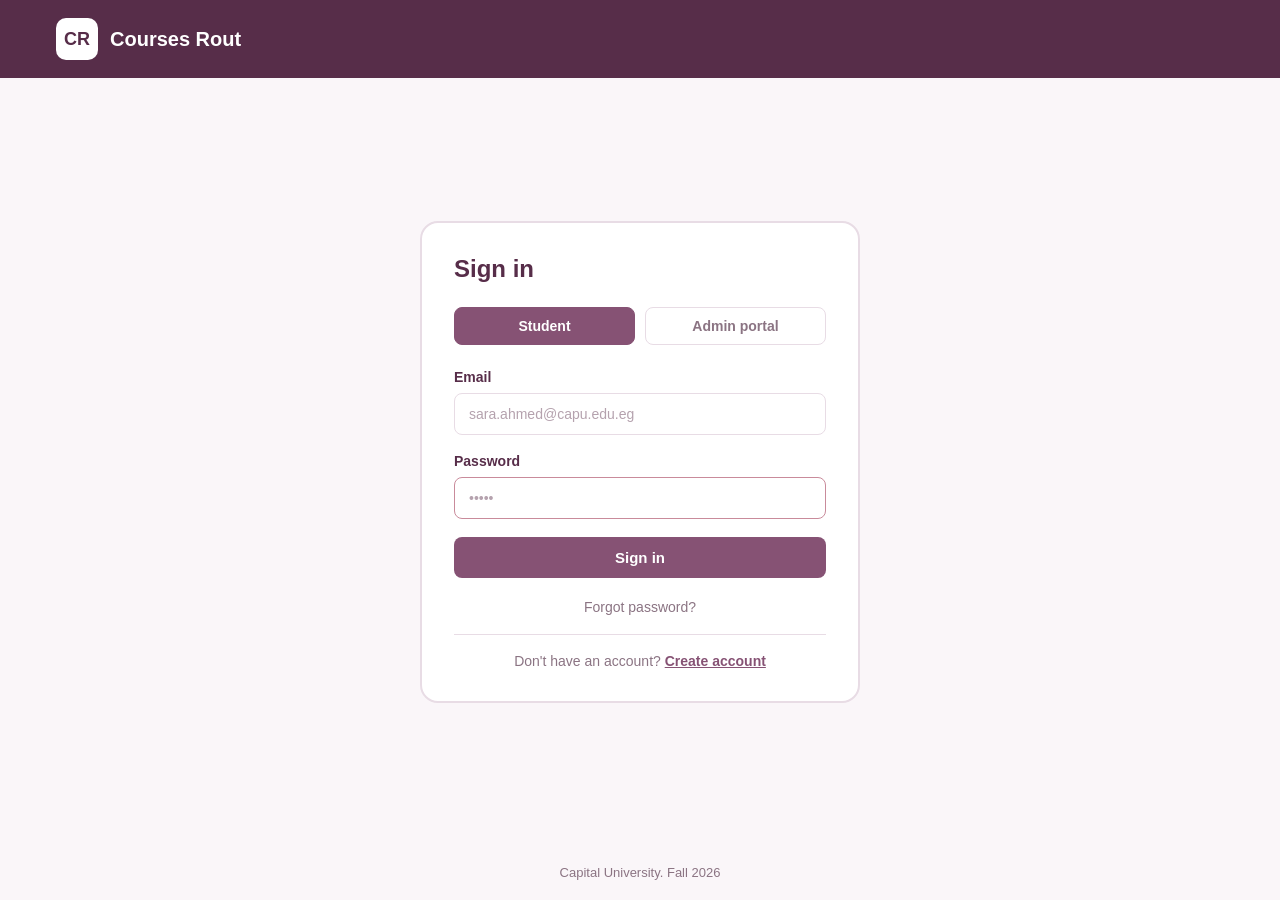
<file: index.html>
<!DOCTYPE html>
<html lang="en">

<head>
    <meta charset="UTF-8">
    <meta name="viewport" content="width=device-width, initial-scale=1.0">
    <link rel="stylesheet" href="style.css">
    <title>Sign in - Course Registration</title>
</head>

<body>
    <nav>
        <h2 class="logo">CR</h2>
        <h2 class="brand">Courses Rout </h2>


    </nav>
    <main class="container">
        <div class="card">
            <h1 class="card-title">Sign in</h1>
            <div class="role-tabs">
                <a href="index.html" class="tab-btn active">Student</a>
                <a href="admin-signin.html" class="tab-btn">Admin portal</a>
            </div>
            <form class="auth-form">
                <div class="form-group">
                    <label for="email">Email</label>
                    <input type="email" id="email" placeholder="sara.ahmed@capu.edu.eg" required>
                </div>

                <div class="form-group">
                    <label for="password">Password</label>
                    <input type="password" id="password" class="input-error" placeholder="•••••" required>
                </div>
                <a href="dashboardstudent.html" class="btn-submit">Sign in</a>
            </form>

            <div class="card-footer">
                <a href="#" class="forgot-link">Forgot password?</a>
                <hr class="divider">
                <p class="signup-text">
                    Don't have an account? <a href="#">Create account</a>
                </p>
            </div>
        </div>
    </main>
    <footer class="page-footer">
        Capital University. Fall 2026
    </footer>
    
</body>

</html>
</file>
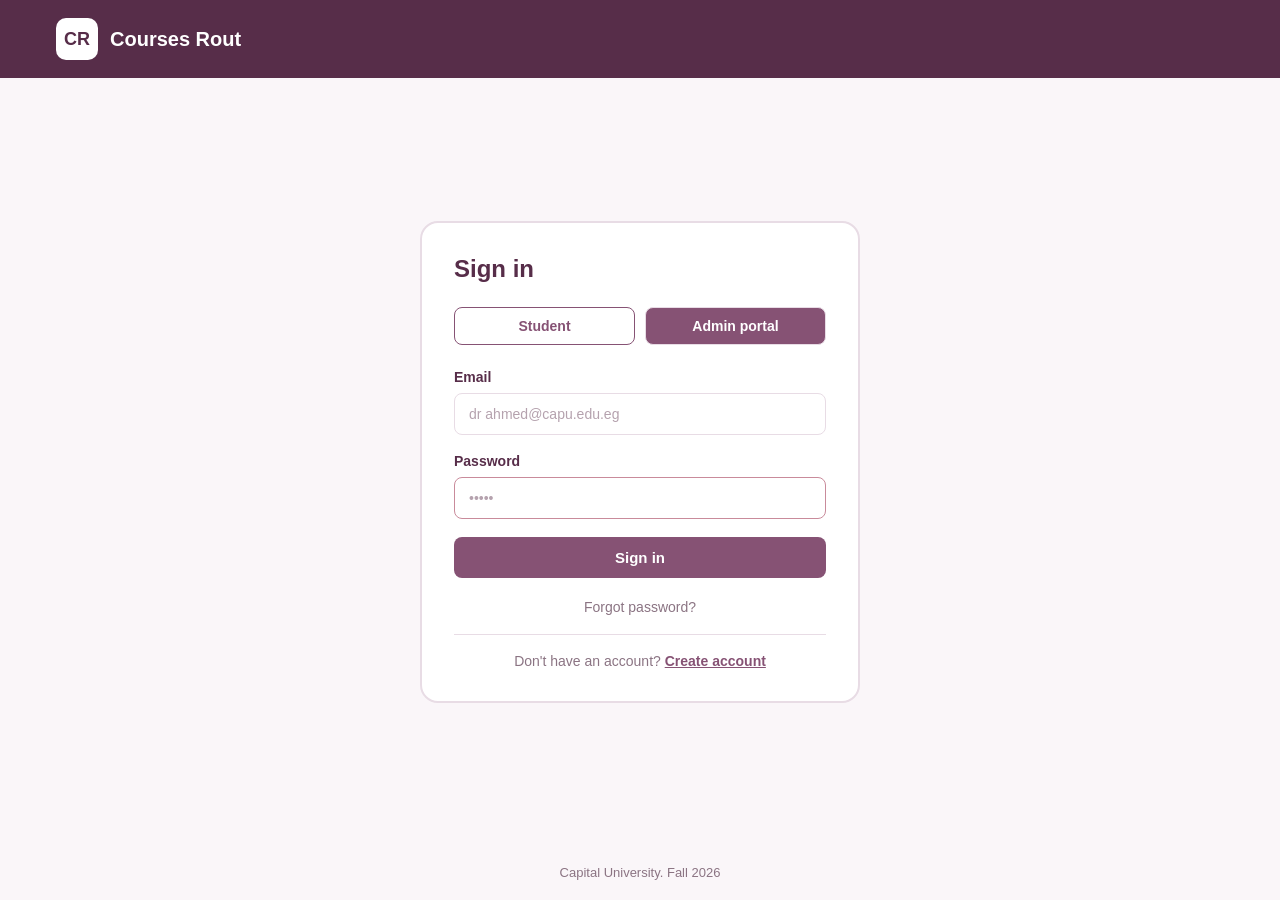
<file: admin-signin.html>
<!DOCTYPE html>
<html lang="en">

<head>
    <meta charset="UTF-8">
    <meta name="viewport" content="width=device-width, initial-scale=1.0">
    <link rel="stylesheet" href="admin.css">
    <title>Sign in - Course Registration</title>
</head>

<body>
    <nav>
        <h2 class="logo">CR</h2>
        <h2 class="brand">Courses Rout </h2>


    </nav>
    <main class="container">
        <div class="card">
            <h1 class="card-title">Sign in</h1>
            <div class="role-tabs">
                <a href="index.html" class="tab-btn active">Student</a>
                <a href="admin-signin.html" class="tab-btn">Admin portal</a>
            </div>
            <form class="auth-form">
                <div class="form-group">
                    <label for="email">Email</label>
                    <input type="email" id="email" placeholder="dr ahmed@capu.edu.eg" required>
                </div>

                <div class="form-group">
                    <label for="password">Password</label>
                    <input type="password" id="password" class="input-error" placeholder="•••••" required>
                </div>

                <a href="Course Catalog.html" class="btn-submit">Sign in</a>
            </form>

            <div class="card-footer">
                <a href="#" class="forgot-link">Forgot password?</a>
                <hr class="divider">
                <p class="signup-text">
                    Don't have an account? <a href="#">Create account</a>
                </p>
            </div>
        </div>
    </main>
    <footer class="page-footer">
        Capital University. Fall 2026
    </footer>
</body>

</html>
</file>
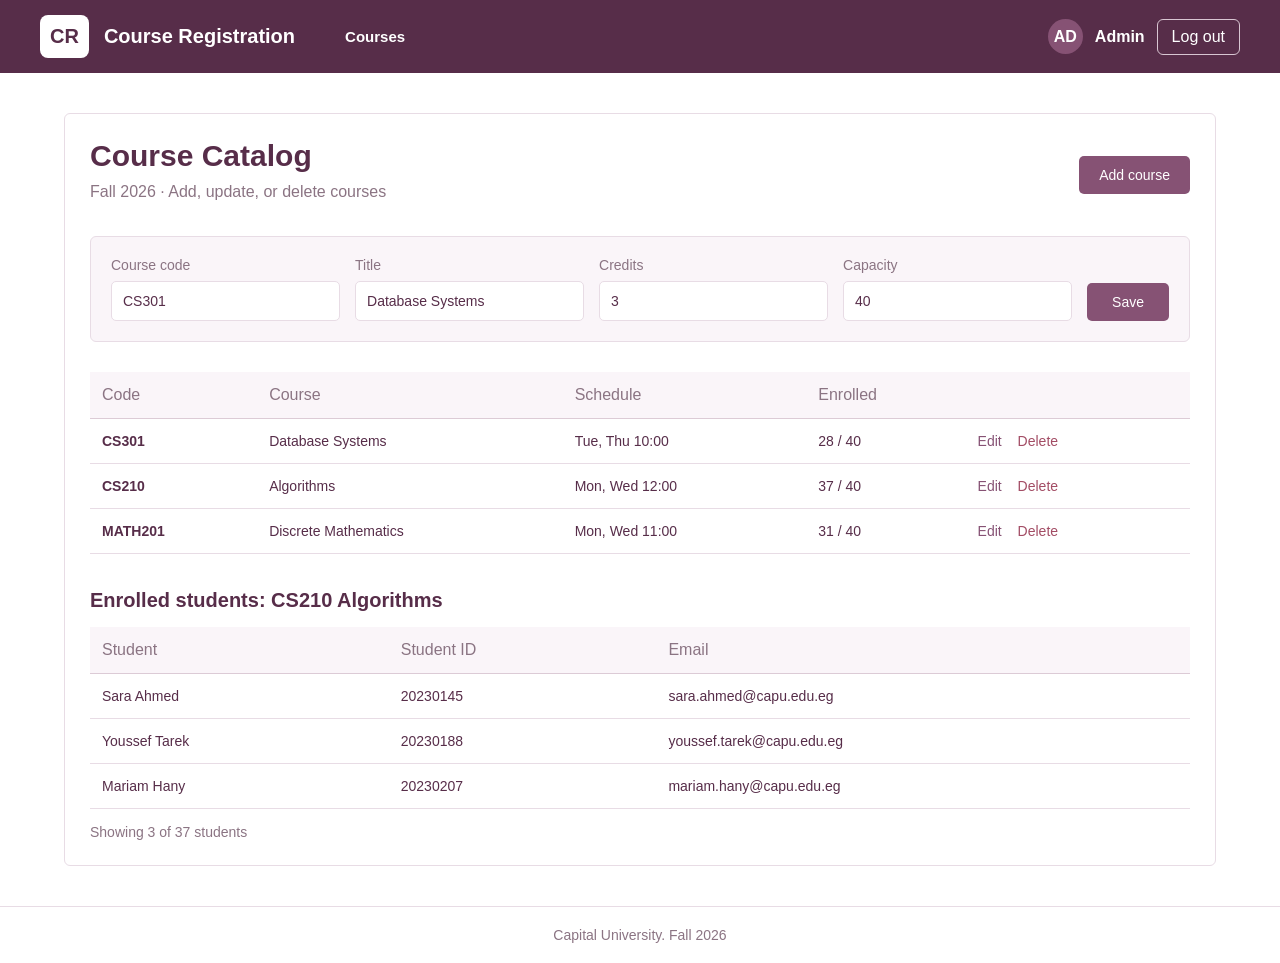
<file: Course Catalog.html>
<!DOCTYPE html>
<html lang="en">

<head>
    <meta charset="UTF-8">
    <meta name="viewport" content="width=device-width, initial-scale=1.0">
    <link rel="stylesheet" href="catalog.css">
    <title>Admin - Course Catalog</title>
</head>

<body>
    <nav class="admin-nav">
        <div class="nav-left">
            <h2 class="logo">CR</h2>
            <h2 class="brand">Course Registration</h2>
            <div class="nav-links">

                <a href="#" class="active">Courses</a>

            </div>
        </div>
        <div class="nav-right">
            <div class="avatar">AD</div>
            <span class="user-name">Admin</span>
            <a href="admin-signin.html" class="btn-logout">Log out</a>
        </div>
    </nav>

    <main class="admin-container">
        <section class="admin-card">
            <div class="card-header">
                <div>
                    <h1>Course Catalog</h1>
                    <p class="subtitle">Fall 2026 · Add, update, or delete courses</p>
                </div>
                <button type="button" class="btn-primary">Add course</button>
            </div>

            <form class="course-form">
                <div class="form-row">
                    <div class="form-group">
                        <label for="courseCode">Course code</label>
                        <input type="text" id="courseCode" value="CS301">
                    </div>
                    <div class="form-group">
                        <label for="courseTitle">Title</label>
                        <input type="text" id="courseTitle" value="Database Systems">
                    </div>
                    <div class="form-group">
                        <label for="courseCredits">Credits</label>
                        <input type="number" id="courseCredits" value="3">
                    </div>
                    <div class="form-group">
                        <label for="courseCapacity">Capacity</label>
                        <input type="number" id="courseCapacity" value="40">
                    </div>
                    <button type="submit" class="btn-save">Save</button>
                </div>
            </form>

            <table class="data-table">
                <thead>
                    <tr>
                        <th>Code</th>
                        <th>Course</th>
                        <th>Schedule</th>
                        <th>Enrolled</th>
                        <th></th>
                    </tr>
                </thead>
                <tbody>
                    <tr>
                        <td><strong>CS301</strong></td>
                        <td>Database Systems</td>
                        <td>Tue, Thu 10:00</td>
                        <td>28 / 40</td>
                        <td class="actions-cell">
                            <a href="#" class="link-edit">Edit</a>
                            <a href="#" class="link-delete">Delete</a>
                        </td>
                    </tr>
                    <tr>
                        <td><strong>CS210</strong></td>
                        <td>Algorithms</td>
                        <td>Mon, Wed 12:00</td>
                        <td>37 / 40</td>
                        <td class="actions-cell">
                            <a href="#" class="link-edit">Edit</a>
                            <a href="#" class="link-delete">Delete</a>
                        </td>
                    </tr>
                    <tr>
                        <td><strong>MATH201</strong></td>
                        <td>Discrete Mathematics</td>
                        <td>Mon, Wed 11:00</td>
                        <td>31 / 40</td>
                        <td class="actions-cell">
                            <a href="#" class="link-edit">Edit</a>
                            <a href="#" class="link-delete">Delete</a>
                        </td>
                    </tr>
                </tbody>
            </table>

            <h2 class="section-title">Enrolled students: CS210 Algorithms</h2>

            <table class="data-table">
                <thead>
                    <tr>
                        <th>Student</th>
                        <th>Student ID</th>
                        <th>Email</th>
                    </tr>
                </thead>
                <tbody>
                    <tr>
                        <td>Sara Ahmed</td>
                        <td>20230145</td>
                        <td>sara.ahmed@capu.edu.eg</td>
                    </tr>
                    <tr>
                        <td>Youssef Tarek</td>
                        <td>20230188</td>
                        <td>youssef.tarek@capu.edu.eg</td>
                    </tr>
                    <tr>
                        <td>Mariam Hany</td>
                        <td>20230207</td>
                        <td>mariam.hany@capu.edu.eg</td>
                    </tr>
                </tbody>
            </table>

            <p class="table-footer-note">Showing 3 of 37 students</p>
        </section>
    </main>

    <footer class="page-footer">
        Capital University. Fall 2026
    </footer>
</body>

</html>
</file>
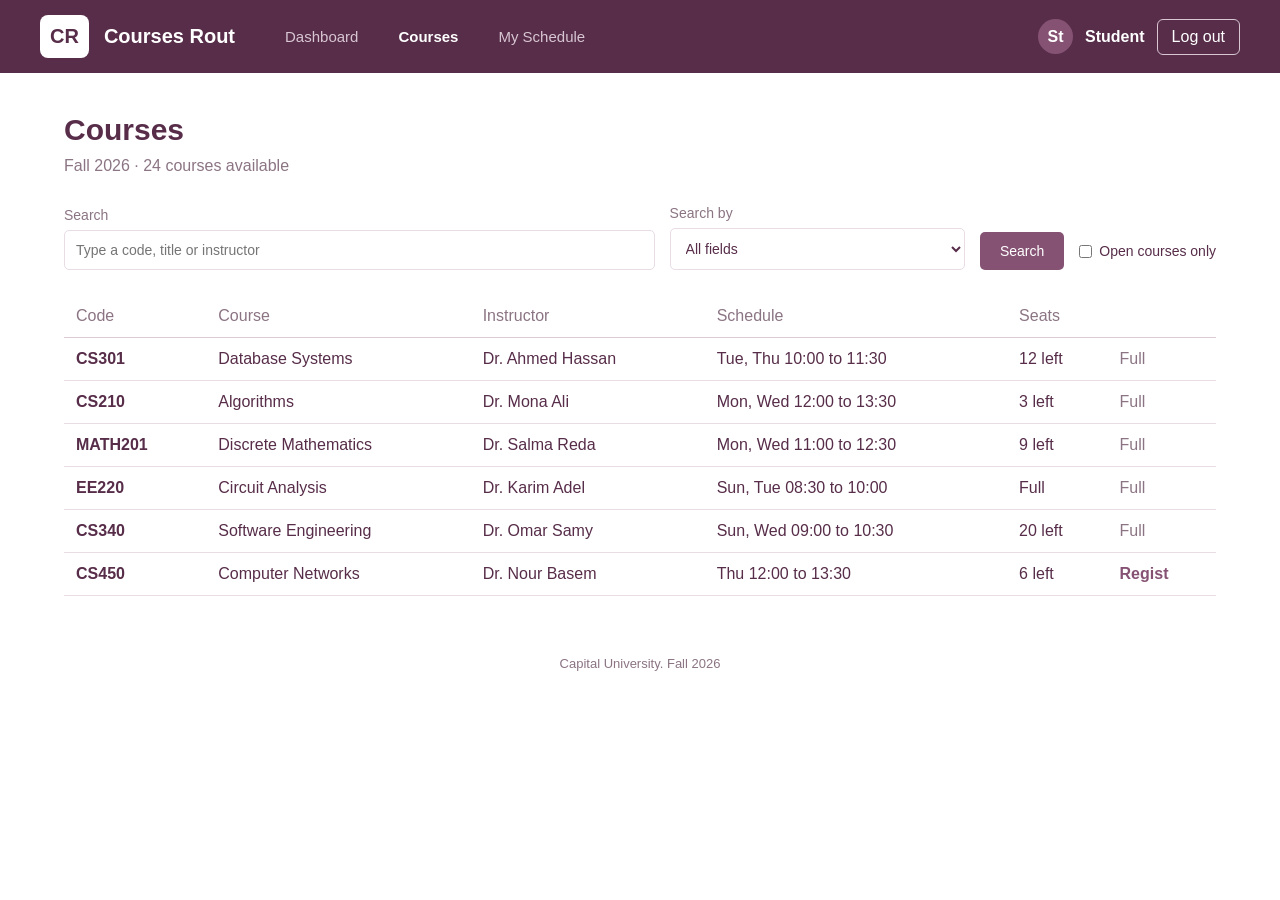
<file: course.html>
<!DOCTYPE html>
<html lang="en">

<head>
    <meta charset="UTF-8">
    <meta name="viewport" content="width=device-width, initial-scale=1.0">
    <link rel="stylesheet" href="course.css">
    <title>Courses</title>
</head>



<body>
    <nav>

        <div class="nav-left">
            <h2 class="logo">CR</h2>
            <h2 class="brand">Courses Rout</h2>
            <div class="nav-links">
                <a href="dashboardstudent.html">Dashboard</a>
                <a href="course.html" class="active">Courses</a>
                <a href="My Schedule.html">My Schedule</a>
            </div>
        </div>
        <div class="nav-right">
            <div class="avatar">St</div>
            <span class="user-name">Student</span>
            <a href="index.html" class="btn-logout">Log out</a>
        </div>



    </nav>


    <main class="container">

        <h1>Courses</h1>

        <p class="subtitle">
            Fall 2026 · 24 courses available
        </p>


        <section class="search-section">

            <div class="search-input">
                <label>Search</label>
                <input type="text" placeholder="Type a code, title or instructor">
            </div>

            <div class="search-select">
                <label>Search by</label>

                <select>
                    <option>All fields</option>
                    <option>Code</option>
                    <option>Course</option>
                    <option>Instructor</option>
                </select>
            </div>

            <button class="primary-btn search-btn">
                Search
            </button>

            <label class="open-only">
                <input type="checkbox">
                Open courses only
            </label>

        </section>


        <section class="table-section">

            <table>

                <thead>
                    <tr>
                        <th>Code</th>
                        <th>Course</th>
                        <th>Instructor</th>
                        <th>Schedule</th>
                        <th>Seats</th>
                        <th></th>
                    </tr>
                </thead>

                <tbody>

                    <tr>
                        <td><strong>CS301</strong></td>
                        <td>Database Systems</td>
                        <td>Dr. Ahmed Hassan</td>
                        <td>Tue, Thu 10:00 to 11:30</td>
                        <td>12 left</td>
                        <td><span class="full">Full</span></td>
                    </tr>

                    <tr>
                        <td><strong>CS210</strong></td>
                        <td>Algorithms</td>
                        <td>Dr. Mona Ali</td>
                        <td>Mon, Wed 12:00 to 13:30</td>
                        <td>3 left</td>
                        <td><span class="full">Full</span></td>
                    </tr>

                    <tr>
                        <td><strong>MATH201</strong></td>
                        <td>Discrete Mathematics</td>
                        <td>Dr. Salma Reda</td>
                        <td>Mon, Wed 11:00 to 12:30</td>
                        <td>9 left</td>
                        <td><span class="full">Full</span></td>
                    </tr>

                    <tr>
                        <td><strong>EE220</strong></td>
                        <td>Circuit Analysis</td>
                        <td>Dr. Karim Adel</td>
                        <td>Sun, Tue 08:30 to 10:00</td>
                        <td>Full</td>
                        <td><span class="full">Full</span></td>
                    </tr>

                    <tr>
                        <td><strong>CS340</strong></td>
                        <td>Software Engineering</td>
                        <td>Dr. Omar Samy</td>
                        <td>Sun, Wed 09:00 to 10:30</td>
                        <td>20 left</td>
                        <td><span class="full">Full</span></td>
                    </tr>
                    <tr>
                        <td><strong>CS450</strong></td>
                        <td>Computer Networks</td>
                        <td>Dr. Nour Basem</td>
                        <td>Thu 12:00 to 13:30</td>
                        <td>6 left</td>
                        <td><a href="regist.html">Regist</a></td>
                    </tr>

                </tbody>

            </table>

        </section>

    </main>

    <footer class="page-footer">
        Capital University. Fall 2026
    </footer>

</body>

</html>
</file>
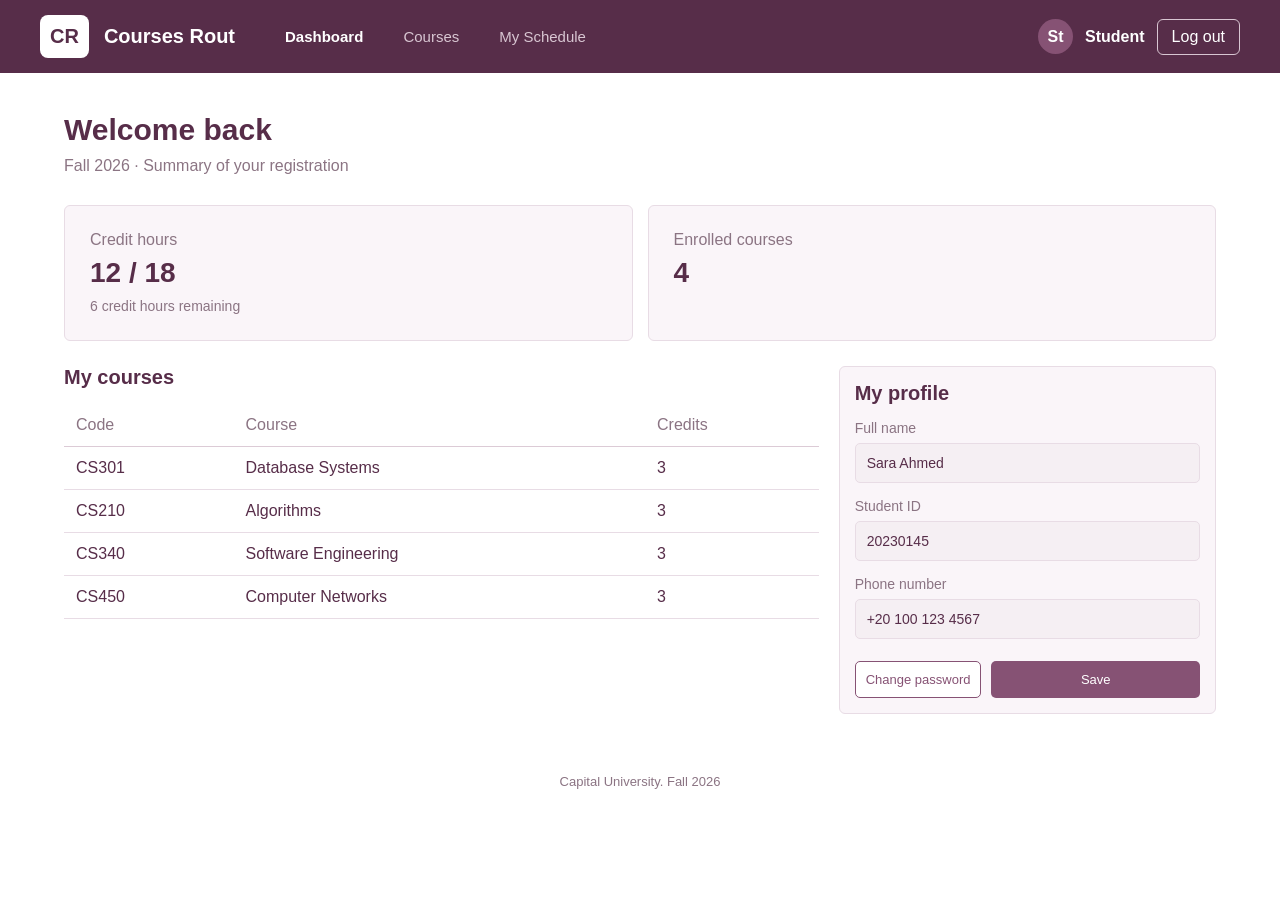
<file: dashboardstudent.html>
<!DOCTYPE html>
<html lang="en">

<head>
    <meta charset="UTF-8">
    <meta name="viewport" content="width=device-width, initial-scale=1.0">
    <link rel="stylesheet" href="dashboardstudent.css">
    <title>DashBoard</title>
</head>

<body>
    <nav>

        <div class="nav-left">
            <h2 class="logo">CR</h2>
            <h2 class="brand">Courses Rout</h2>
            <div class="nav-links">
                <a href="dashboardstudent.html" class="active">Dashboard</a>
                <a href="course.html">Courses</a>
                <a href="My Schedule.html">My Schedule</a>
            </div>
        </div>
        <div class="nav-right">
            <div class="avatar">St</div>
            <span class="user-name">Student</span>
            <a href="index.html" class="btn-logout">Log out</a>
        </div>



    </nav>
 
    <main class="container">

        <h1>Welcome back</h1>
        <p class="subtitle">Fall 2026 · Summary of your registration</p>

         
        <section class="stats">

            <div class="stat-card">
                <p>Credit hours</p>
                <h2>12 / 18</h2>
                <span>6 credit hours remaining</span>
            </div>

            <div class="stat-card">
                <p>Enrolled courses</p>
                <h2>4</h2>
            </div>

        </section>

    
        <section class="dashboard-content">

            <div class="courses-section">
                <h3>My courses</h3>

                <table>
                    <thead>
                        <tr>
                            <th>Code</th>
                            <th>Course</th>
                            <th>Credits</th>
                        </tr>
                    </thead>

                    <tbody>
                        <tr>
                            <td>CS301</td>
                            <td>Database Systems</td>
                            <td>3</td>
                        </tr>

                        <tr>
                            <td>CS210</td>
                            <td>Algorithms</td>
                            <td>3</td>
                        </tr>

                        <tr>
                            <td>CS340</td>
                            <td>Software Engineering</td>
                            <td>3</td>
                        </tr>

                        <tr>
                            <td>CS450</td>
                            <td>Computer Networks</td>
                            <td>3</td>
                        </tr>
                    </tbody>
                </table>
            </div>

             
            <div class="profile-card">

                <h3>My profile</h3>

                <label>Full name</label>
                <input type="text" value="Sara Ahmed" readonly>

                <label>Student ID</label>
                <input type="text" value="20230145" readonly>

                <label>Phone number</label>
                <input type="text" value="+20 100 123 4567">

                <div class="profile-buttons">
                    <button class="outline-btn">Change password</button>
                    <button class="primary-btn">Save</button>
                </div>

            </div>

        </section>

    </main>
    <footer class="page-footer">
        Capital University. Fall 2026
    </footer>
 

</body>

</html>
</file>
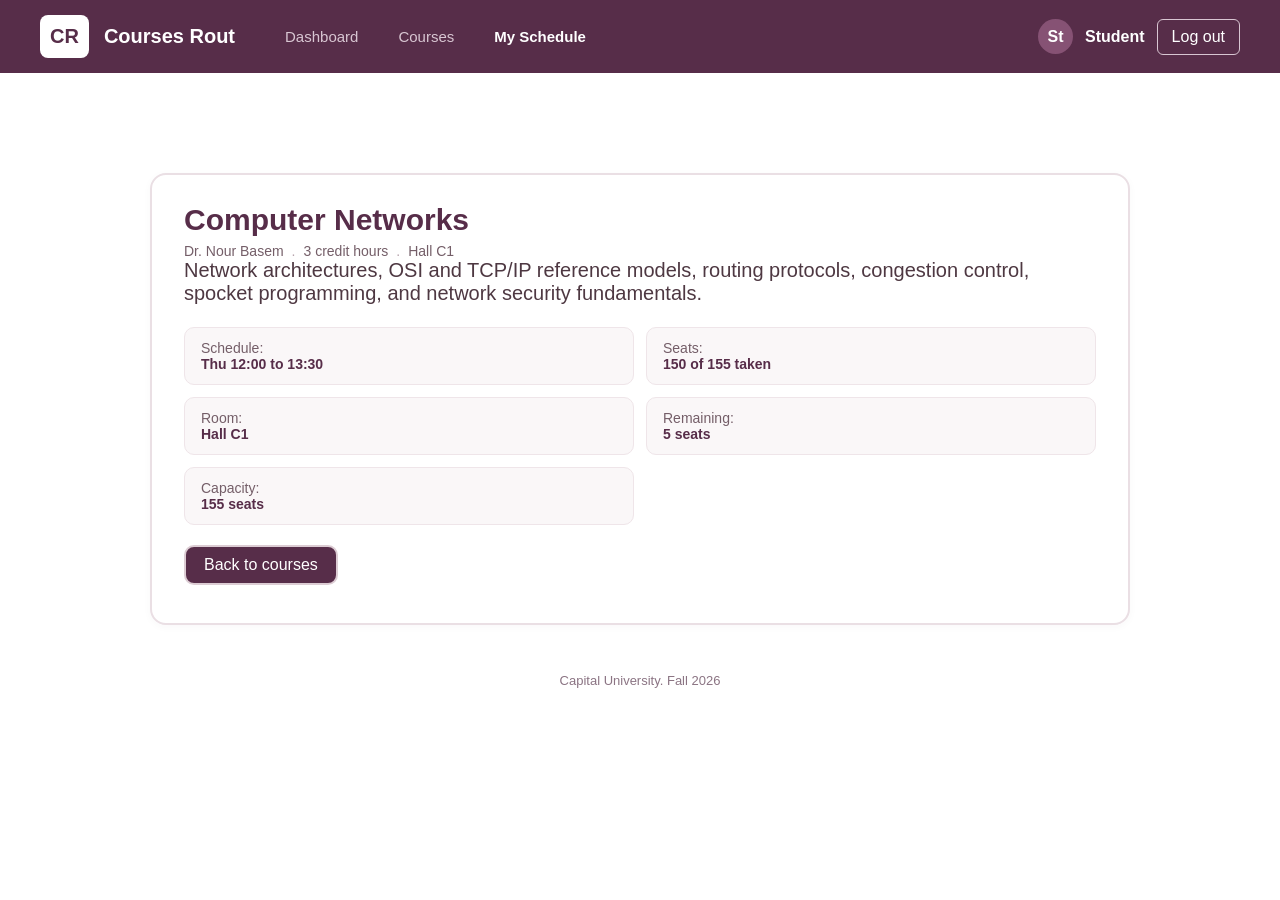
<file: details.html>
<!DOCTYPE html>
<html lang="en">

<head>
    <meta charset="UTF-8">
    <meta name="viewport" content="width=device-width, initial-scale=1.0">
    <link rel="stylesheet" href="details.css">
    <title>My Schedule</title>
</head>



<body>
    <nav>
        <div class="nav-left">
            <h2 class="logo">CR</h2>
            <h2 class="brand">Courses Rout</h2>
            <div class="nav-links">
                <a href="dashboardstudent.html">Dashboard</a>
                <a href="course.html">Courses</a>
                <a href="My Schedule.html" class="active">My Schedule</a>
            </div>
        </div>
        <div class="nav-right">
            <div class="avatar">St</div>
            <div class="user-name">Student</div>
            <a href="index.html" class="btn-logout">Log out</a>
        </div>
    </nav>
    <main class="main-container">
        <section class="details-card">
            <div class="course-header">
                <h1 class="course-title">Computer Networks</h1>
                <p class="course-meta">
                    <span>Dr. Nour Basem</span>
                    <span class="dot">.</span>
                    <span>3 credit hours</span>
                    <span class="dot">.</span>
                    <span>Hall C1</span>
                </p>
            </div>
            <p class="course-description">
                Network architectures, OSI and TCP/IP reference models, routing protocols, congestion control, spocket programming, and network security fundamentals.
            </p>
            <div class="info-grid">
                <div class="info-box">
                    <div class="info-label">Schedule:</div>
                    <div class="info-value">Thu 12:00 to 13:30</div>
                </div>
                <div class="info-box">
                    <div class="info-label">Seats:</div>
                    <div class="info-value">150 of 155 taken</div>
                </div>
                <div class="info-box">
                    <div class="info-label">Room:</div>
                    <div class="info-value">Hall C1</div>
                </div>
                <div class="info-box">
                    <div class="info-label">Remaining:</div>
                    <div class="info-value">5 seats</div>
                </div>
                <div class="info-box">
                    <div class="info-label">Capacity:</div>
                    <div class="info-value">155 seats</div>
                </div>
            </div>
            <div class="action-row">
                <a href="course.html" class="btn-back">Back to courses</a>
            </div>
        </section>
    </main>
    <footer class="page-footer">
        Capital University. Fall 2026
    </footer>
</body>

</html>
</file>
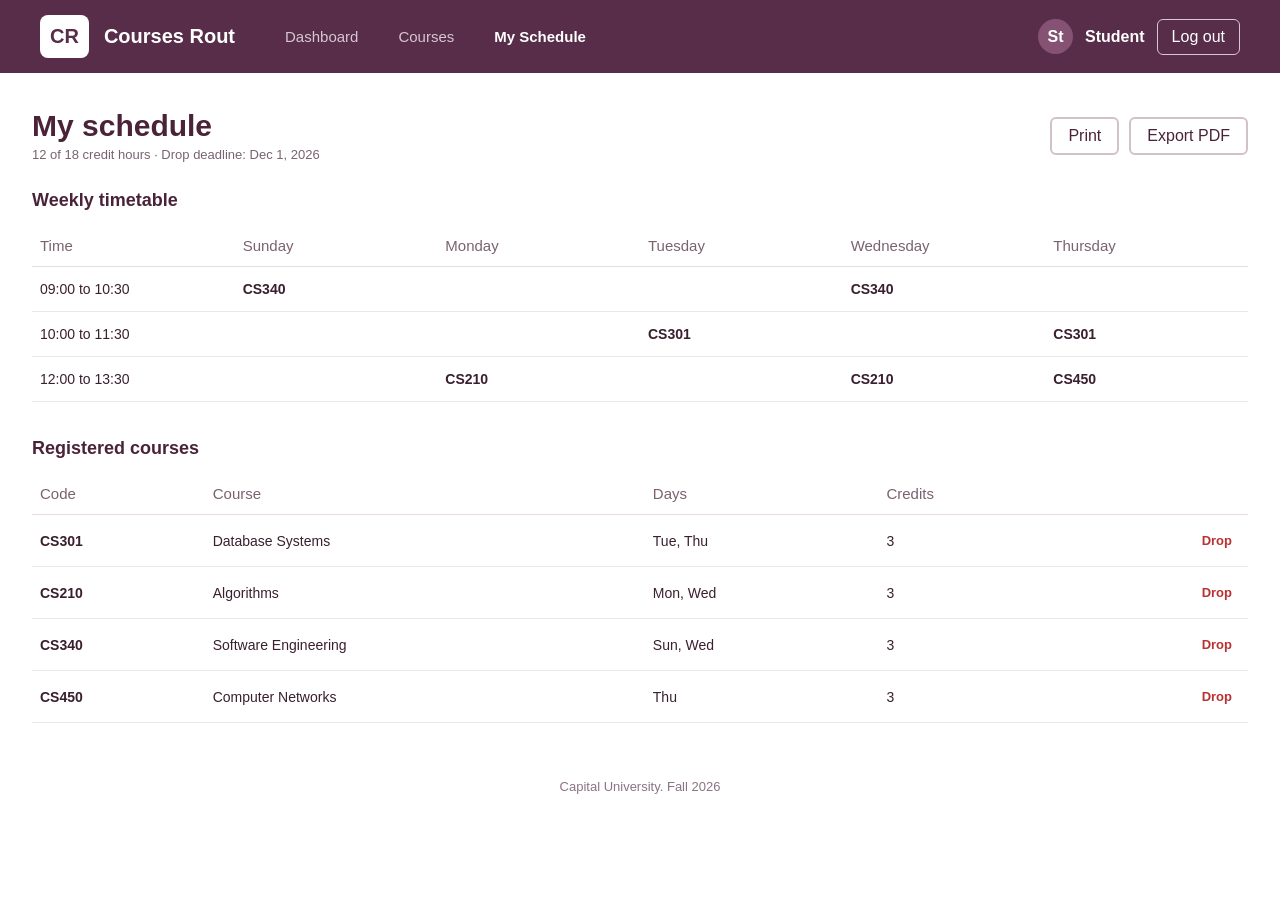
<file: My Schedule.html>
<!DOCTYPE html>
<html lang="en">

<head>
    <meta charset="UTF-8">
    <meta name="viewport" content="width=device-width, initial-scale=1.0">
    <link rel="stylesheet" href="My Schedule.css">
    <title>My Schedule</title>
</head>



<body>
    <nav>
        <div class="nav-left">
            <h2 class="logo">CR</h2>
            <h2 class="brand">Courses Rout</h2>
            <div class="nav-links">
                <a href="dashboardstudent.html">Dashboard</a>
                <a href="course.html">Courses</a>
                <a href="My Schedule.html" class="active">My Schedule</a>
            </div>
        </div>
        <div class="nav-right">
            <div class="avatar">St</div>
            <span class="user-name">Student</span>
            <a href="index.html" class="btn-logout">Log out</a>
        </div>
    </nav>
    <main class="container">
    
        
        <div class="page-header">
        <div class="title-group">
            <h1>My schedule</h1>
            <p class="header-meta">12 of 18 credit hours &middot; Drop deadline: Dec 1, 2026</p>
        </div>
        <div class="header-actions">
            <button class="btn-outline" onclick="window.print()">Print</button>
            <button class="btn-outline">Export PDF</button>
        </div>
        </div>

        <section class="schedule-section">
        <h2>Weekly timetable</h2>

        <table class="clean-table">
            <thead>
            <tr>
                <th>Time</th>
                <th>Sunday</th>
                <th>Monday</th>
                <th>Tuesday</th>
                <th>Wednesday</th>
                <th>Thursday</th>
            </tr>
            </thead>
            <tbody>
            <tr>
                <td>09:00 to 10:30</td>
                <td><strong>CS340</strong></td>
                <td></td>
                <td></td>
                <td><strong>CS340</strong></td>
                <td></td>
            </tr>
            <tr>
                <td>10:00 to 11:30</td>
                <td></td>
                <td></td>
                <td><strong>CS301</strong></td>
                <td></td>
                <td><strong>CS301</strong></td>
            </tr>
            <tr>
                <td>12:00 to 13:30</td>
                <td></td>
                <td><strong>CS210</strong></td>
                <td></td>
                <td><strong>CS210</strong></td>
                <td><strong>CS450</strong></td>
            </tr>
            </tbody>
        </table>
        </section>

        
        <section class="schedule-section">
        <h2>Registered courses</h2>

        <table class="clean-table courses-table">
            <thead>
            <tr>
                <th>Code</th>
                <th>Course</th>
                <th>Days</th>
                <th>Credits</th>
                <th></th>
            </tr>
            </thead>
            <tbody>
            <tr>
                <td><strong>CS301</strong></td>
                <td>Database Systems</td>
                <td>Tue, Thu</td>
                <td>3</td>
                <td class="text-right"><button class="btn-drop-text">Drop</button></td>
            </tr>
            <tr>
                <td><strong>CS210</strong></td>
                <td>Algorithms</td>
                <td>Mon, Wed</td>
                <td>3</td>
                <td class="text-right"><button class="btn-drop-text">Drop</button></td>
            </tr>
            <tr>
                <td><strong>CS340</strong></td>
                <td>Software Engineering</td>
                <td>Sun, Wed</td>
                <td>3</td>
                <td class="text-right"><button class="btn-drop-text">Drop</button></td>
            </tr>
            <tr>
                <td><strong>CS450</strong></td>
                <td>Computer Networks</td>
                <td>Thu</td>
                <td>3</td>
                <td class="text-right"><button class="btn-drop-text">Drop</button></td>
            </tr>
            </tbody>
        </table>
        </section>

    </main>
    <footer class="page-footer">
        Capital University. Fall 2026
    </footer>
</body>

</html>
</file>
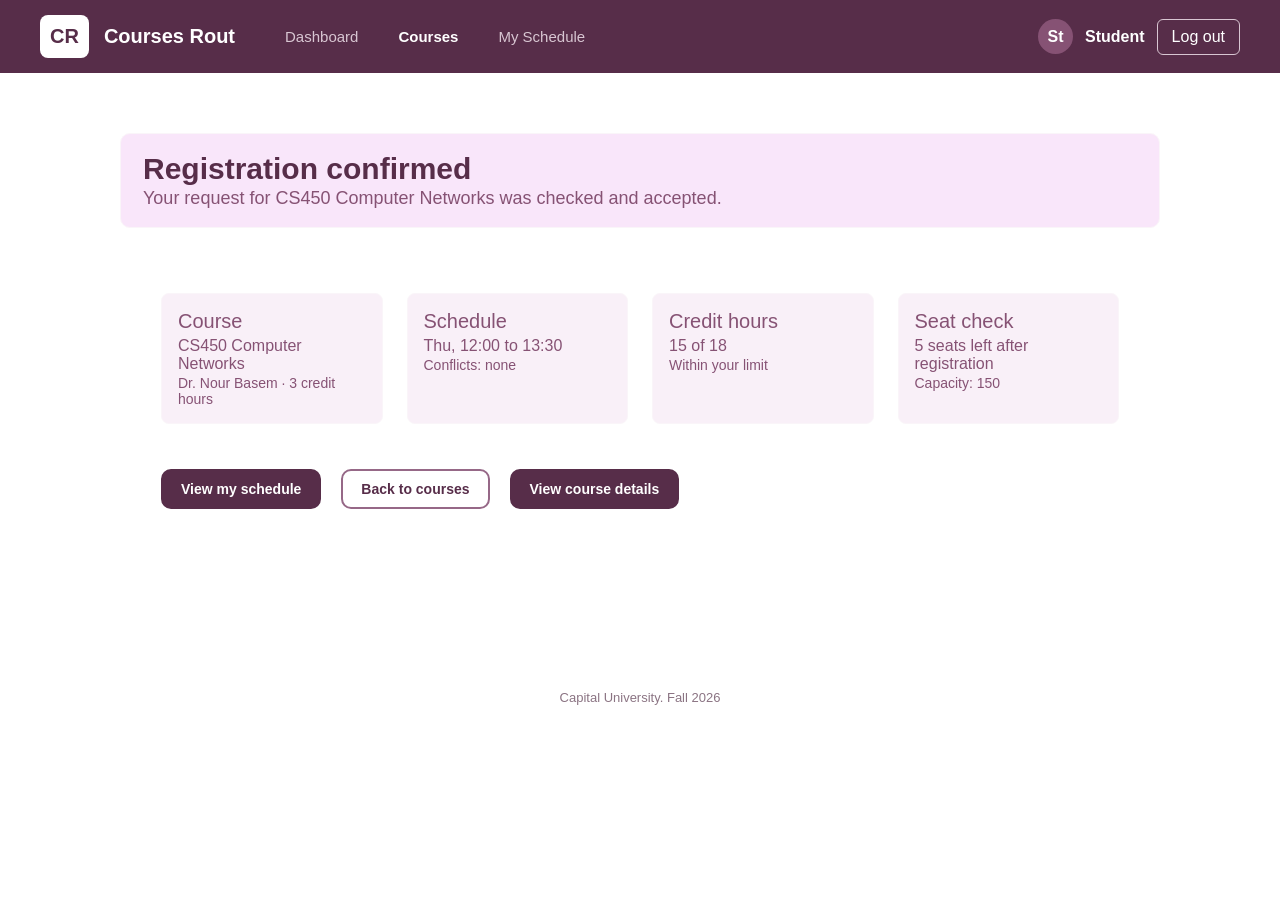
<file: regist.html>
<!DOCTYPE html>
<html lang="en">

<head>
    <meta charset="UTF-8">
    <meta name="viewport" content="width=device-width, initial-scale=1.0">
    <link rel="stylesheet" href="regist.css">
    <title> Regist</title>
</head>



<body>
    <nav>

        <div class="nav-left">
            <h2 class="logo">CR</h2>
            <h2 class="brand">Courses Rout</h2>
            <div class="nav-links">
                <a href="dashboardstudent.html">Dashboard</a>
                <a href="course.html" class="active">Courses</a>
                <a href="My Schedule.html">My Schedule</a>
            </div>
        </div>
        <div class="nav-right">
            <div class="avatar">St</div>
            <span class="user-name">Student</span>
            <a href="index.html" class="btn-logout">Log out</a>
        </div>
    </nav>
    <main class="container">
        <div class="status-banner">
            <div>
                <h2>Registration confirmed</h2>
                <p>Your request for CS450 Computer Networks was checked and accepted.</p>
            </div>
        </div>
        <div class="card">
            <div class="info-grid">
                <div class="info-box">
                    <div class="info-label">Course</div>
                    <div class="info-value">CS450 Computer Networks</div>
                    <div class="info-sub">Dr. Nour Basem &middot; 3 credit hours</div>
                </div>
                <div class="info-box">
                    <div class="info-label">Schedule</div>
                    <div class="info-value">Thu, 12:00 to 13:30</div>
                    <div class="info-sub">Conflicts: none</div>
                </div>
                <div class="info-box">
                    <div class="info-label">Credit hours</div>
                    <div class="info-value">15 of 18</div>
                    <div class="info-sub">Within your limit</div>
                </div>
                <div class="info-box">
                    <div class="info-label">Seat check</div>
                    <div class="info-value">5 seats left after registration</div>
                    <div class="info-sub">Capacity: 150</div>
                </div>
            </div>
            <div class="action-buttons">
                <a href="My Schedule.html" class="btn-primary">View my schedule</a>
                <a href="course.html" class="btn-outline">Back to courses</a>
                <a href="details.html" class="btn-primary">View course details</a>
            </div>
        </div>

    </div>
</main>












    <footer class="page-footer">
        Capital University. Fall 2026
    </footer>
</body>

</html>
</file>
<file: style.css>
* {
    margin: 0;
    padding: 0;
    box-sizing: border-box;
}

body {
    background-color: #FAF6F9;
    color: #572D49;
    font-family: Arial, sans-serif;
    min-height: 100vh;
    display: flex;
    flex-direction: column;
}

nav {
    background-color: #572D49;
    height: 78px;
    padding: 0 56px;
    gap: 12px;
    align-items: center;
    display: flex;
}

.logo {
    width: 42px;
    height: 42px;
    background-color: #FFFFFF;
    color: #572D49;
    border-radius: 10px;
    display: flex;
    align-items: center;
    justify-content: center;
    font-weight: bold;
    font-size: 18px;
}

.brand {
    display: flex;
    align-items: center;
    gap: 12px;
    color: #FFFFFF;
    font-size: 20px;
}

.container {
    flex: 1;
    display: flex;
    justify-content: center;
    align-items: center;
    padding: 40px 20px;
}

.card {
    background-color: #FFFFFF;
    border: 2px solid #E8DCE5;
    border-radius: 18px;
    width: 100%;
    max-width: 440px;
    padding: 32px;
}

.card-title {
    font-size: 24px;
    font-weight: 700;
    color: #572D49;
    margin-bottom: 24px;
    text-align: left;
}

.role-tabs {
    display: flex;
    gap: 10px;
    margin-bottom: 24px;
}

.tab-btn {
    flex: 1;
    padding: 10px;
    border-radius: 8px;
    font-size: 14px;
    font-weight: 600;
    cursor: pointer;
    border: 1px solid #E8DCE5;
    background-color: #FFFFFF;
    color: #8B7483;
    transition: 0.2s;
    text-decoration: none;
    text-align: center;
    display: block;
}

.tab-btn:hover {
    color: #572D49;
    border-color: #865274;
}

.tab-btn.active {
    background-color: #865274;
    color: #FFFFFF;
    border-color: #865274;
}

.auth-form {
    width: 100%;
}

.form-group {
    margin-bottom: 18px;
    display: flex;
    flex-direction: column;
    gap: 8px;
}

.form-group label {
    font-size: 14px;
    font-weight: 600;
    color: #572D49;
}

.form-group input {
    width: 100%;
    padding: 12px 14px;
    border: 1px solid #E8DCE5;
    border-radius: 8px;
    font-size: 14px;
    color: #572D49;
    background-color: #FFFFFF;
    outline: none;
}

.form-group input:focus {
    border-color: #865274;
}

.form-group input::placeholder {
    color: #B5A2AE;
}

.form-group input.input-error {
    border-color: #C98B9B;
}

.error-msg {
    font-size: 13px;
    color: #C98B9B;
}

.btn-submit {
    display: block;
    text-align: center;
    text-decoration: none;
    width: 100%;
    padding: 12px;
    margin-top: 6px;
    background-color: #865274;
    color: #FFFFFF;
    border: none;
    border-radius: 8px;
    font-size: 15px;
    font-weight: 600;
    cursor: pointer;
}

.btn-submit:hover {
    background-color: #572D49;
}

.card-footer {
    margin-top: 20px;
    text-align: center;
}

.forgot-link {
    font-size: 14px;
    color: #8B7483;
    text-decoration: none;
}

.forgot-link:hover {
    color: #572D49;
    text-decoration: underline;
}

.divider {
    border: none;
    border-top: 1px solid #E8DCE5;
    margin: 18px 0;
}

.signup-text {
    font-size: 14px;
    color: #8B7483;
}

.signup-text a {
    color: #865274;
    font-weight: 600;
    text-decoration: underline;
}

.signup-text a:hover {
    color: #572D49;
}

.page-footer {
    text-align: center;
    padding: 20px;
    font-size: 13px;
    color: #8B7483;
}
</file>
<file: admin.css>
* {
    margin: 0;
    padding: 0;
    box-sizing: border-box;
}

body {
    background-color: #FAF6F9;
    color: #572D49;
    font-family: Arial, sans-serif;
    min-height: 100vh;
    display: flex;
    flex-direction: column;
}

nav {
    background-color: #572D49;
    height: 78px;
    padding: 0 56px;
    gap: 12px;
    align-items: center;
    display: flex;
}

.logo {
    width: 42px;
    height: 42px;
    background-color: #FFFFFF;
    color: #572D49;
    border-radius: 10px;
    display: flex;
    align-items: center;
    justify-content: center;
    font-weight: bold;
    font-size: 18px;
}

.brand {
    display: flex;
    align-items: center;
    gap: 12px;
    color: #FFFFFF;
    font-size: 20px;
}

.container {
    flex: 1;
    display: flex;
    justify-content: center;
    align-items: center;
    padding: 40px 20px;
}

.card {
    background-color: #FFFFFF;
    border: 2px solid #E8DCE5;
    border-radius: 18px;
    width: 100%;
    max-width: 440px;
    padding: 32px;
}

.card-title {
    font-size: 24px;
    font-weight: 700;
    color: #572D49;
    margin-bottom: 24px;
    text-align: left;
}

.role-tabs {
    display: flex;
    gap: 10px;
    margin-bottom: 24px;
}

.tab-btn {
    flex: 1;
    padding: 10px;
    border-radius: 8px;
    font-size: 14px;
    font-weight: 600;
    cursor: pointer;
    border: 1px solid #E8DCE5;
    background-color: #865274;
    color: #FFFFFF;
    transition: 0.2s;
    text-decoration: none;
    text-align: center;
    display: block;
}

.tab-btn:hover {
    color: #572D49;
    border-color: #865274;
}

.tab-btn.active {
    background-color: #FFFFFF;
    color: #865274;
    border-color: #865274;
}

.auth-form {
    width: 100%;
}

.form-group {
    margin-bottom: 18px;
    display: flex;
    flex-direction: column;
    gap: 8px;
}

.form-group label {
    font-size: 14px;
    font-weight: 600;
    color: #572D49;
}

.form-group input {
    width: 100%;
    padding: 12px 14px;
    border: 1px solid #E8DCE5;
    border-radius: 8px;
    font-size: 14px;
    color: #572D49;
    background-color: #FFFFFF;
    outline: none;
}

.form-group input:focus {
    border-color: #865274;
}

.form-group input::placeholder {
    color: #B5A2AE;
}

.form-group input.input-error {
    border-color: #C98B9B;
}

.error-msg {
    font-size: 13px;
    color: #C98B9B;
}

.btn-submit {
    display: block;
    text-align: center;
    text-decoration: none;
    width: 100%;
    padding: 12px;
    margin-top: 6px;
    background-color: #865274;
    color: #FFFFFF;
    border: none;
    border-radius: 8px;
    font-size: 15px;
    font-weight: 600;
    cursor: pointer;
}

.btn-submit:hover {
    background-color: #572D49;
}

.card-footer {
    margin-top: 20px;
    text-align: center;
}

.forgot-link {
    font-size: 14px;
    color: #8B7483;
    text-decoration: none;
}

.forgot-link:hover {
    color: #572D49;
    text-decoration: underline;
}

.divider {
    border: none;
    border-top: 1px solid #E8DCE5;
    margin: 18px 0;
}

.signup-text {
    font-size: 14px;
    color: #8B7483;
}

.signup-text a {
    color: #865274;
    font-weight: 600;
    text-decoration: underline;
}

.signup-text a:hover {
    color: #572D49;
}

.page-footer {
    text-align: center;
    padding: 20px;
    font-size: 13px;
    color: #8B7483;
}
</file>
<file: catalog.css>
* {
    margin: 0;
    padding: 0;
    box-sizing: border-box;
}

body {
    font-family: Arial, sans-serif;
    background-color: #FFFFFF;
    color: #572D49;
}

.admin-nav {
    background-color: #572D49;
    display: flex;
    justify-content: space-between;
    align-items: center;
    padding: 15px 40px;
}

.nav-left {
    display: flex;
    align-items: center;
    gap: 15px;
}

.logo {
    background-color: white;
    color: #572D49;
    padding: 10px;
    border-radius: 8px;
    font-size: 20px;
}

.brand {
    font-size: 20px;
    color: white;
}

.nav-links {
    display: flex;
    gap: 20px;
    margin-left: 25px;
}

.nav-links a {
    text-decoration: none;
    color: #D8C6D2;
    font-size: 15px;
    padding: 10px;
}

.nav-links a:hover,
.nav-links a.active {
    color: white;
    font-weight: bold;
}

.nav-right {
    display: flex;
    align-items: center;
    gap: 12px;
    color: white;
}

.avatar {
    background-color: #865274;
    color: white;
    width: 35px;
    height: 35px;
    border-radius: 50%;
    display: flex;
    justify-content: center;
    align-items: center;
    font-weight: bold;
}

.user-name {
    font-weight: bold;
}

.btn-logout {
    text-decoration: none;
    color: white;
    border: 1px solid #D8C6D2;
    padding: 8px 14px;
    border-radius: 6px;
}

.admin-container {
    width: 90%;
    max-width: 1200px;
    margin: 40px auto;
}

.admin-card {
    background-color: white;
    border: 1px solid #E8DCE5;
    border-radius: 6px;
    padding: 25px;
}

.card-header {
    display: flex;
    justify-content: space-between;
    align-items: center;
    margin-bottom: 25px;
}

h1 {
    font-size: 30px;
    margin-bottom: 10px;
    color: #572D49;
}

.subtitle {
    color: #8B7483;
    margin-bottom: 10px;
}

.btn-primary {
    background-color: #865274;
    color: white;
    border: none;
    padding: 11px 20px;
    border-radius: 5px;
    cursor: pointer;
    font-size: 14px;
}

.btn-primary:hover,
.btn-save:hover {
    background-color: #572D49;
}

.course-form {
    background-color: #FAF5F9;
    border: 1px solid #E8DCE5;
    border-radius: 6px;
    padding: 20px;
    margin-bottom: 30px;
}

.form-row {
    display: flex;
    align-items: end;
    gap: 15px;
}

.form-group {
    flex: 1;
}

.form-group label {
    display: block;
    margin-bottom: 8px;
    color: #8B7483;
    font-size: 14px;
}

.form-group input {
    width: 100%;
    padding: 11px;
    border: 1px solid #E8DCE5;
    border-radius: 5px;
    font-size: 14px;
    background-color: white;
    color: #572D49;
    outline: none;
}

.form-group input:focus {
    border-color: #865274;
}

.btn-save {
    background-color: #865274;
    color: white;
    border: none;
    padding: 11px 25px;
    border-radius: 5px;
    cursor: pointer;
    font-size: 14px;
}

.data-table {
    width: 100%;
    border-collapse: collapse;
    margin-bottom: 30px;
}

.data-table th {
    color: #8B7483;
    text-align: left;
    padding: 14px 12px;
    font-weight: normal;
    border-bottom: 1px solid #DCCBD6;
    background-color: #FAF5F9;
}

.data-table td {
    padding: 14px 12px;
    border-bottom: 1px solid #E8DCE5;
    color: #572D49;
    font-size: 14px;
}

.data-table tr:hover {
    background-color: #FAF5F9;
}

.data-table strong {
    color: #572D49;
}

.actions-cell {
    white-space: nowrap;
}

.link-edit,
.link-delete {
    text-decoration: none;
    font-size: 14px;
    margin-right: 12px;
}

.link-edit {
    color: #865274;
}

.link-delete {
    color: #A34D65;
}

.link-edit:hover,
.link-delete:hover {
    text-decoration: underline;
}

.section-title {
    font-size: 20px;
    color: #572D49;
    margin: 35px 0 15px;
}

.table-footer-note {
    color: #8B7483;
    font-size: 14px;
    margin-top: -15px;
}

.page-footer {
    text-align: center;
    color: #8B7483;
    padding: 20px;
    border-top: 1px solid #E8DCE5;
    font-size: 14px;
}
</file>
<file: course.css>
* {
     margin: 0;
     padding: 0;
     box-sizing: border-box;
 }

 body {
     font-family: Arial, sans-serif;
     background-color: #FFFFFF;
     color: #572D49;
      
 }

 nav {
     background-color: #572D49;
     display: flex;
     justify-content: space-between;
     align-items: center;
     padding: 15px 40px;
 }

 .nav-left {
     display: flex;
     align-items: center;
     gap: 15px;
 }

 .logo {
     background-color: white;
     color: #572D49;
     padding: 10px;
     border-radius: 8px;
     font-size: 20px;
 }

 .brand {
     font-size: 20px;
     color: white;
 }

 .nav-links {
     display: flex;
     gap: 20px;
     margin-left: 25px;
 }

 .nav-links a {
     text-decoration: none;
     color: #D8C6D2;
     font-size: 15px;
     padding: 10px;
 }

 .nav-links a:hover,
 .nav-links a.active {
     color: white;
     font-weight: bold;
 }

 .nav-right {
     display: flex;
     align-items: center;
     gap: 12px;
     color: white;
 }

 .avatar {
     background-color: #865274;
     color: white;
     width: 35px;
     height: 35px;
     border-radius: 50%;
     display: flex;
     justify-content: center;
     align-items: center;
     font-weight: bold;
 }

 .user-name {
     font-weight: bold;
 }

 .btn-logout {
     text-decoration: none;
     color: white;
     border: 1px solid #D8C6D2;
     padding: 8px 14px;
     border-radius: 6px;
 }

 .container {
     width: 90%;
     max-width: 1200px;
     margin: 40px auto;
 }

 h1 {
     font-size: 30px;
     margin-bottom: 10px;
     color: #572D49;
 }

 .subtitle {
     color: #8B7483;
     margin-bottom: 30px;
 }

 .search-section {
     display: flex;
     align-items: flex-end;
     gap: 15px;
     margin-bottom: 25px;
 }

 .search-input {
     flex: 2;
 }

 .search-select {
     flex: 1;
 }

 .search-input label,
 .search-select label {
     display: block;
     margin-bottom: 7px;
     color: #8B7483;
     font-size: 14px;
 }

 .search-input input,
 .search-select select {
     width: 100%;
     padding: 11px;
     border: 1px solid #E8DCE5;
     border-radius: 5px;
     font-size: 14px;
     background-color: white;
     color: #572D49;
 }

 .search-input input:focus,
 .search-select select:focus {
     outline: none;
     border-color: #865274;
 }

 .primary-btn {
     background-color: #865274;
     border: none;
     color: white;
     padding: 11px 20px;
     border-radius: 5px;
     cursor: pointer;
     font-size: 14px;
 }

 .primary-btn:hover {
     background-color: #572D49;
 }

 .open-only {
     display: flex;
     align-items: center;
     gap: 7px;
     padding: 11px 0;
     color: #572D49;
     font-size: 14px;
     white-space: nowrap;
 }

 .table-section {
     width: 100%;
 }

 table {
     width: 100%;
     border-collapse: collapse;
 }

 th {
     color: #8B7483;
     text-align: left;
     padding: 12px;
     font-weight: normal;
     border-bottom: 1px solid #DCCBD6;
 }

 td {
     padding: 12px;
     border-bottom: 1px solid #E8DCE5;
     color: #572D49;
 }

 td strong {
     color: #572D49;
 }

 td a {
     color: #865274;
     text-decoration: none;
     font-weight: bold;
 }

 td a:hover {
     color: #572D49;
     text-decoration: underline;
 }

 .full {
     color: #8B7483;
 }

 tr:hover {
     background-color: #FAF5F9;
 }

 .page-footer {
     text-align: center;
     padding: 20px;
     font-size: 13px;
     color: #8B7483;
 }
</file>
<file: dashboardstudent.css>
* {
     margin: 0;
     padding: 0;
     box-sizing: border-box;
 }

 body {
     font-family: Arial, sans-serif;
     background-color: #FFFFFF;
     color: #572D49;
 }

 nav {
     background-color: #572D49;
     display: flex;
     justify-content: space-between;
     align-items: center;
     padding: 15px 40px;
 }

 .nav-left {
     display: flex;
     align-items: center;
     gap: 15px;
 }

 .logo {
     background-color: white;
     color: #572D49;
     padding: 10px;
     border-radius: 8px;
     font-size: 20px;
 }

 .brand {
     font-size: 20px;
     color: white;
 }

 .nav-links {
     display: flex;
     gap: 20px;
     margin-left: 25px;
 }

 .nav-links a {
     text-decoration: none;
     color: #D8C6D2;
     font-size: 15px;
     padding: 10px;
 }

 .nav-links a:hover,
 .nav-links a.active {
     color: white;
     font-weight: bold;
 }

 .nav-right {
     display: flex;
     align-items: center;
     gap: 12px;
     color: white;
 }

 .avatar {
     background-color: #865274;
     color: white;
     width: 35px;
     height: 35px;
     border-radius: 50%;
     display: flex;
     justify-content: center;
     align-items: center;
     font-weight: bold;
 }

 .user-name {
     font-weight: bold;
 }

 .btn-logout {
     text-decoration: none;
     color: white;
     border: 1px solid #D8C6D2;
     padding: 8px 14px;
     border-radius: 6px;
 }

 .container {
     width: 90%;
     max-width: 1200px;
     margin: 40px auto;
 }

 h1 {
     font-size: 30px;
     margin-bottom: 10px;
     color: #572D49;
 }

 .subtitle {
     color: #8B7483;
     margin-bottom: 30px;
 }

 .stats {
     display: flex;
     gap: 15px;
     margin-bottom: 25px;
 }

 .stat-card {
     background-color: #FAF5F9;
     padding: 25px;
     border: 1px solid #E8DCE5;
     border-radius: 6px;
     flex: 1;
 }

 .stat-card p {
     color: #8B7483;
     margin-bottom: 8px;
 }

 .stat-card h2 {
     font-size: 28px;
     margin-bottom: 8px;
     color: #572D49;
 }

 .stat-card span {
     color: #8B7483;
     font-size: 14px;
 }

 .dashboard-content {
     display: grid;
     grid-template-columns: 2fr 1fr;
     gap: 20px;
     align-items: start;
 }

 .courses-section,
 .profile-card {
     background-color: white;
     padding: 0;
     border-radius: 6px;
 }

 .courses-section h3,
 .profile-card h3 {
     margin-bottom: 15px;
     font-size: 20px;
     color: #572D49;
 }

 .profile-card {
     background-color: #FAF5F9;
     border: 1px solid #E8DCE5;
     padding: 15px;
 }

 table {
     width: 100%;
     border-collapse: collapse;
 }

 th {
     color: #8B7483;
     text-align: left;
     padding: 12px;
     font-weight: normal;
     border-bottom: 1px solid #DCCBD6;
 }

 td {
     padding: 12px;
     border-bottom: 1px solid #E8DCE5;
     color: #572D49;
 }

 tr:hover {
     background-color: #FAF5F9;
 }

 .profile-card label {
     display: block;
     margin: 15px 0 7px;
     color: #8B7483;
     font-size: 14px;
 }

 .profile-card input {
     width: 100%;
     padding: 11px;
     border: 1px solid #E8DCE5;
     border-radius: 5px;
     font-size: 14px;
     background-color: #F5EFF3;
     color: #572D49;
 }

 .profile-buttons {
     display: flex;
     gap: 10px;
     margin-top: 22px;
 }

 .profile-buttons button {
     padding: 10px;
     border-radius: 5px;
     cursor: pointer;
     font-size: 13px;
 }

 .outline-btn {
     background-color: white;
     border: 1px solid #865274;
     color: #865274;
 }

 .primary-btn {
     background-color: #865274;
     border: none;
     color: white;
     flex: 1;
 }

 .primary-btn:hover {
     background-color: #572D49;
 }

 .outline-btn:hover {
     background-color: #F0E5ED;
 }

 .page-footer {
     text-align: center;
     padding: 20px;
     font-size: 13px;
     color: #8B7483;
 }
</file>
<file: details.css>
* {
     margin: 0;
     padding: 0;
     box-sizing: border-box;
 }

 body {
     font-family: Arial, sans-serif;
     background-color: #FFFFFF;
     color: #572D49;
 }

 nav {
     background-color: #572D49;
     display: flex;
     justify-content: space-between;
     align-items: center;
     padding: 15px 40px;
 }

 .nav-left {
     display: flex;
     align-items: center;
     gap: 15px;
 }

 .logo {
     background-color: white;
     color: #572D49;
     padding: 10px;
     border-radius: 8px;
     font-size: 20px;
 }

 .brand {
     font-size: 20px;
     color: white;
 }

 .nav-links {
     display: flex;
     gap: 20px;
     margin-left: 25px;
 }

 .nav-links a {
     text-decoration: none;
     color: #D8C6D2;
     font-size: 15px;
     padding: 10px;
 }

 .nav-links a:hover,
 .nav-links a.active {
     color: white;
     font-weight: bold;
 }

 .nav-right {
     display: flex;
     align-items: center;
     gap: 12px;
     color: white;
 }

 .avatar {
     background-color: #865274;
     color: white;
     width: 35px;
     height: 35px;
     border-radius: 50%;
     display: flex;
     justify-content: center;
     align-items: center;
     font-weight: bold;
 }

 .user-name {
     font-weight: bold;
 }

 .btn-logout {
     text-decoration: none;
     color: white;
     border: 1px solid #D8C6D2;
     padding: 8px 14px;
     border-radius: 6px;
 }
 .details-card{
    background-color: #FFFFFF;
    border: 2px solid #eadfe4;
    border-radius: 16px;
    padding: 28px 32px;
    margin-top: 100px;
    box-shadow: 0 2px 8px rgba(74,30,51,0.03);
 }
 .main-container{
    max-width: 1020px;
    margin: 28px auto;
    padding: 0 20px;
 }
 .course-title{
    font-size: 30px;
    font-weight: 700;
    color: #572D49;
    margin-bottom: 6px;
 }
 .course-meta{
    display: flex;
    flex-wrap: wrap;
    align-items: center;
    gap: 8px;
    font-size: 14px;
    color: #745e68;
 }
 .course-meta .dot{
    color: #b7a4ad;
 }
 .course-description{
    font-size: 20px;
    color: #4e3842;
    margin-bottom: 22px;
 }
 .info-grid{
    display: grid;
    grid-template-columns: repeat(2,1fr);
    gap: 12px;
    margin-bottom: 20px;
 }
 .info-box{
    background-color: #faf7f8;
    border: 1px solid #efe5e9;
    border-radius: 10px;
    padding: 12px 16px;
    font-size: 14px;
 }
 .info-label{
    color: #745e68;
    margin-right: 4px;
 }
 .info-value{
    font-weight: 600;
    color: #572D49;
 }
 .action-row{
    display: flex;
    align-items: center;
    gap: 12px;
    margin-bottom: 10px;
 }
 .btn-back{
    display: inline-block;
    background-color: #572D49;
    border: 2px solid #dcccd3;
    color: #FFFFFF;
    text-decoration: none;
    padding: 9px 18px;
    border-radius: 10px;
    font-size: 16px;
    font-weight: 500;
 }
 .btn-back:hover{
    background-color: #8B7483;
 }
 .page-footer {
     text-align: center;
     padding: 20px;
     font-size: 13px;
     color: #8B7483;
 }
</file>
<file: My Schedule.css>
* {
     margin: 0;
     padding: 0;
     box-sizing: border-box;
 }

 body {
     font-family: Arial, sans-serif;
     background-color: #FFFFFF;
     color: #572D49;
 }

 nav {
     background-color: #572D49;
     display: flex;
     justify-content: space-between;
     align-items: center;
     padding: 15px 40px;
 }

 .nav-left {
     display: flex;
     align-items: center;
     gap: 15px;
 }

 .logo {
     background-color: white;
     color: #572D49;
     padding: 10px;
     border-radius: 8px;
     font-size: 20px;
 }

 .brand {
     font-size: 20px;
     color: white;
 }

 .nav-links {
     display: flex;
     gap: 20px;
     margin-left: 25px;
 }

 .nav-links a {
     text-decoration: none;
     color: #D8C6D2;
     font-size: 15px;
     padding: 10px;
 }

 .nav-links a:hover,
 .nav-links a.active {
     color: white;
     font-weight: bold;
 }

 .nav-right {
     display: flex;
     align-items: center;
     gap: 12px;
     color: white;
 }

 .avatar {
     background-color: #865274;
     color: white;
     width: 35px;
     height: 35px;
     border-radius: 50%;
     display: flex;
     justify-content: center;
     align-items: center;
     font-weight: bold;
 }

 .user-name {
     font-weight: bold;
 }

 .btn-logout {
     text-decoration: none;
     color: white;
     border: 1px solid #D8C6D2;
     padding: 8px 14px;
     border-radius: 6px;
 }
.container {
  max-width: 100%;
  margin: 36px auto;
  padding: 0 32px;
}

.page-header {
  display: flex;
  justify-content: space-between;
  align-items: center;
  margin-bottom: 28px;
}

.title-group h1 {
  font-size: 30px;
  font-weight: 700;
  color: #4a2339;
  margin-bottom: 4px;
}

.header-meta {
  font-size: 13px;
  color: #7a6270;
}

.header-actions {
  display: flex;
  gap: 10px;
}

.btn-outline {
  background-color: #ffffff;
  color: #4a2339;
  border: 2px solid #d1c1ca;
  padding: 8px 16px;
  border-radius: 6px;
  font-size: 16px;
  font-weight: 500;
  cursor: pointer;
}

.btn-outline:hover {
  background-color: #faf7f9;
}


.schedule-section {
  margin-bottom: 36px;
}

.schedule-section h2 {
  font-size: 18px;
  font-weight: 700;
  color: #4a2339;
  margin-bottom: 14px;
}
.clean-table {
  width: 100%;
  border-collapse: collapse;
  text-align: left;
}

.clean-table th {
  color: #7a6270;
  font-size: 15px;
  font-weight: 500;
  padding: 12px 8px;
  border-bottom: 1px solid #e6dce2;
}

.clean-table td {
  padding: 14px 8px;
  font-size: 14px;
  color: #3a1f2e;
  border-bottom: 1px solid #eee6eb;
}
.clean-table:not(.courses-table) th,
.clean-table:not(.courses-table) td {
  width: 16.66%;
}

.text-right {
  text-align: right;
}

.btn-drop-text {
  background: none;
  border: none;
  color: #b83232;
  font-size: 13px;
  font-weight: 700;
  cursor: pointer;
  padding: 4px 8px;
}

.btn-drop-text:hover {
  text-decoration: underline;
}
 .page-footer {
     text-align: center;
     padding: 20px;
     font-size: 13px;
     color: #8B7483;
 }
</file>
<file: regist.css>
* {
     margin: 0;
     padding: 0;
     box-sizing: border-box;
 }

 body {
     font-family: Arial, sans-serif;
     background-color: #FFFFFF;
     color: #572D49;
 }

 nav {
     background-color: #572D49;
     display: flex;
     justify-content: space-between;
     align-items: center;
     padding: 15px 40px;
 }

 .nav-left {
     display: flex;
     align-items: center;
     gap: 15px;
 }

 .logo {
     background-color: white;
     color: #572D49;
     padding: 10px;
     border-radius: 8px;
     font-size: 20px;
 }

 .brand {
     font-size: 20px;
     color: white;
 }

 .nav-links {
     display: flex;
     gap: 20px;
     margin-left: 25px;
 }

 .nav-links a {
     text-decoration: none;
     color: #D8C6D2;
     font-size: 15px;
     padding: 10px;
 }

 .nav-links a:hover,
 .nav-links a.active {
     color: white;
     font-weight: bold;
 }

 .nav-right {
     display: flex;
     align-items: center;
     gap: 12px;
     color: white;
 }

 .avatar {
     background-color: #865274;
     color: white;
     width: 35px;
     height: 35px;
     border-radius: 50%;
     display: flex;
     justify-content: center;
     align-items: center;
     font-weight: bold;
 }

 .user-name {
     font-weight: bold;
 }

 .btn-logout {
     text-decoration: none;
     color: white;
     border: 1px solid #D8C6D2;
     padding: 8px 14px;
     border-radius: 6px;
 }
 .container{
    max-width: 1080px;
    margin: 32px auto;
    margin-top: 60px;
    padding: 0 20px;
 }
 .status-banner{
    background-color: #f9e6fa;
    border: 1px solid #FAF5F9;
    border-radius: 10px;
    padding: 18px 22px;
    display: flex;
    align-items:center;
    gap: 16px;
    margin-bottom: 24px;
 }
 .status-banner h2{
    font-size: 30px;
    color: #572D49;
    margin-bottom: 2px;
 }
 .status-banner p{
    font-size: 18px;
    color: #865274;
 }
 .card{
    background-color: #FFFFFF;
    border:1px solid #FFFFFF;
    border-radius: 20px;
    padding: 40px;
    margin-bottom: 120px;
 }
 .info-grid{
    display: grid;
    grid-template-columns: repeat(4,1fr);
    gap: 24px;
    margin-bottom: 20px;
 }
 .info-box{
    background-color: #f9f0f8;
    border: 1px solid #FAF5F9;
    border-radius: 8px;
    padding: 16px;
 }
 .info-label{
    font-size: 20px;
    color: #865274;
    margin-bottom: 4px;
 }
 .info-value{
    font-size: 16px;
    font-weight: 200;
    color: #865274;
    margin-bottom: 2px;
 }
 .info-sub{
    font-size: 14px;
    color: #865274;
 }
 .action-buttons{
    display: flex;
    gap: 20px;
    margin-top: 45px;
 }
 .btn-primary{
    background-color: #572D49;
    color: #FFFFFF;
    border:2px solid #572D49;
    padding: 10px 18px;
    border-radius: 10px;
    font-size: 14px;
    font-weight: 600;
    cursor: pointer;
    text-decoration: none;
    display: inline-block;
 }
 .btn-primary:hover{
    border: 1px solid #865274;
    background-color: #865274;
 }
 .btn-outline{
    background-color: #FFFFFF;
    color: #572D49;
    border: 2px solid #966887;
    padding: 10px 18px;
    border-radius: 10px;
    font-size: 14px;
    font-weight: 600;
    cursor: pointer;
    text-decoration: none;
    display: inline-block;
 }
 .btn-outline:hover{
    border: 1px solid #FAF5F9;
    background-color: #f5ecf2;
 }

 .page-footer {
     text-align: center;
     padding: 20px;
     font-size: 13px;
     color: #8B7483;
 }
</file>
